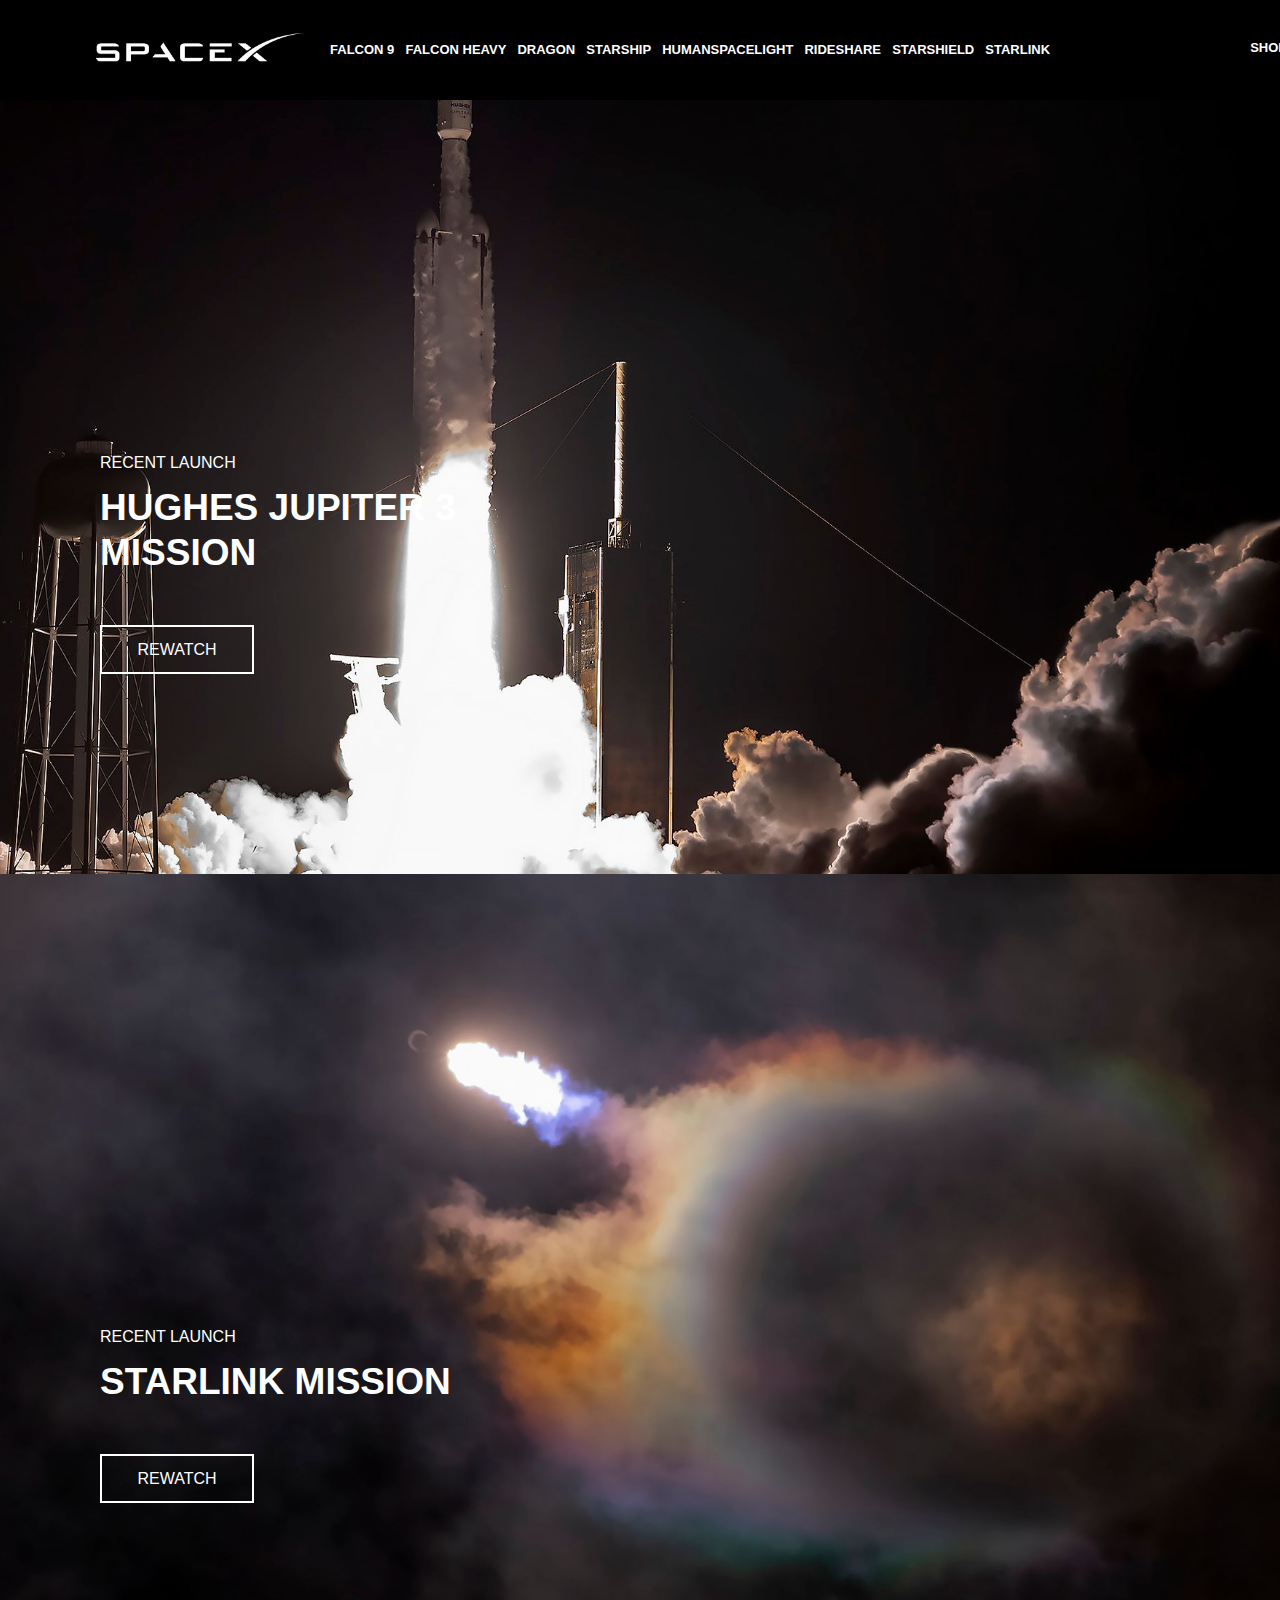
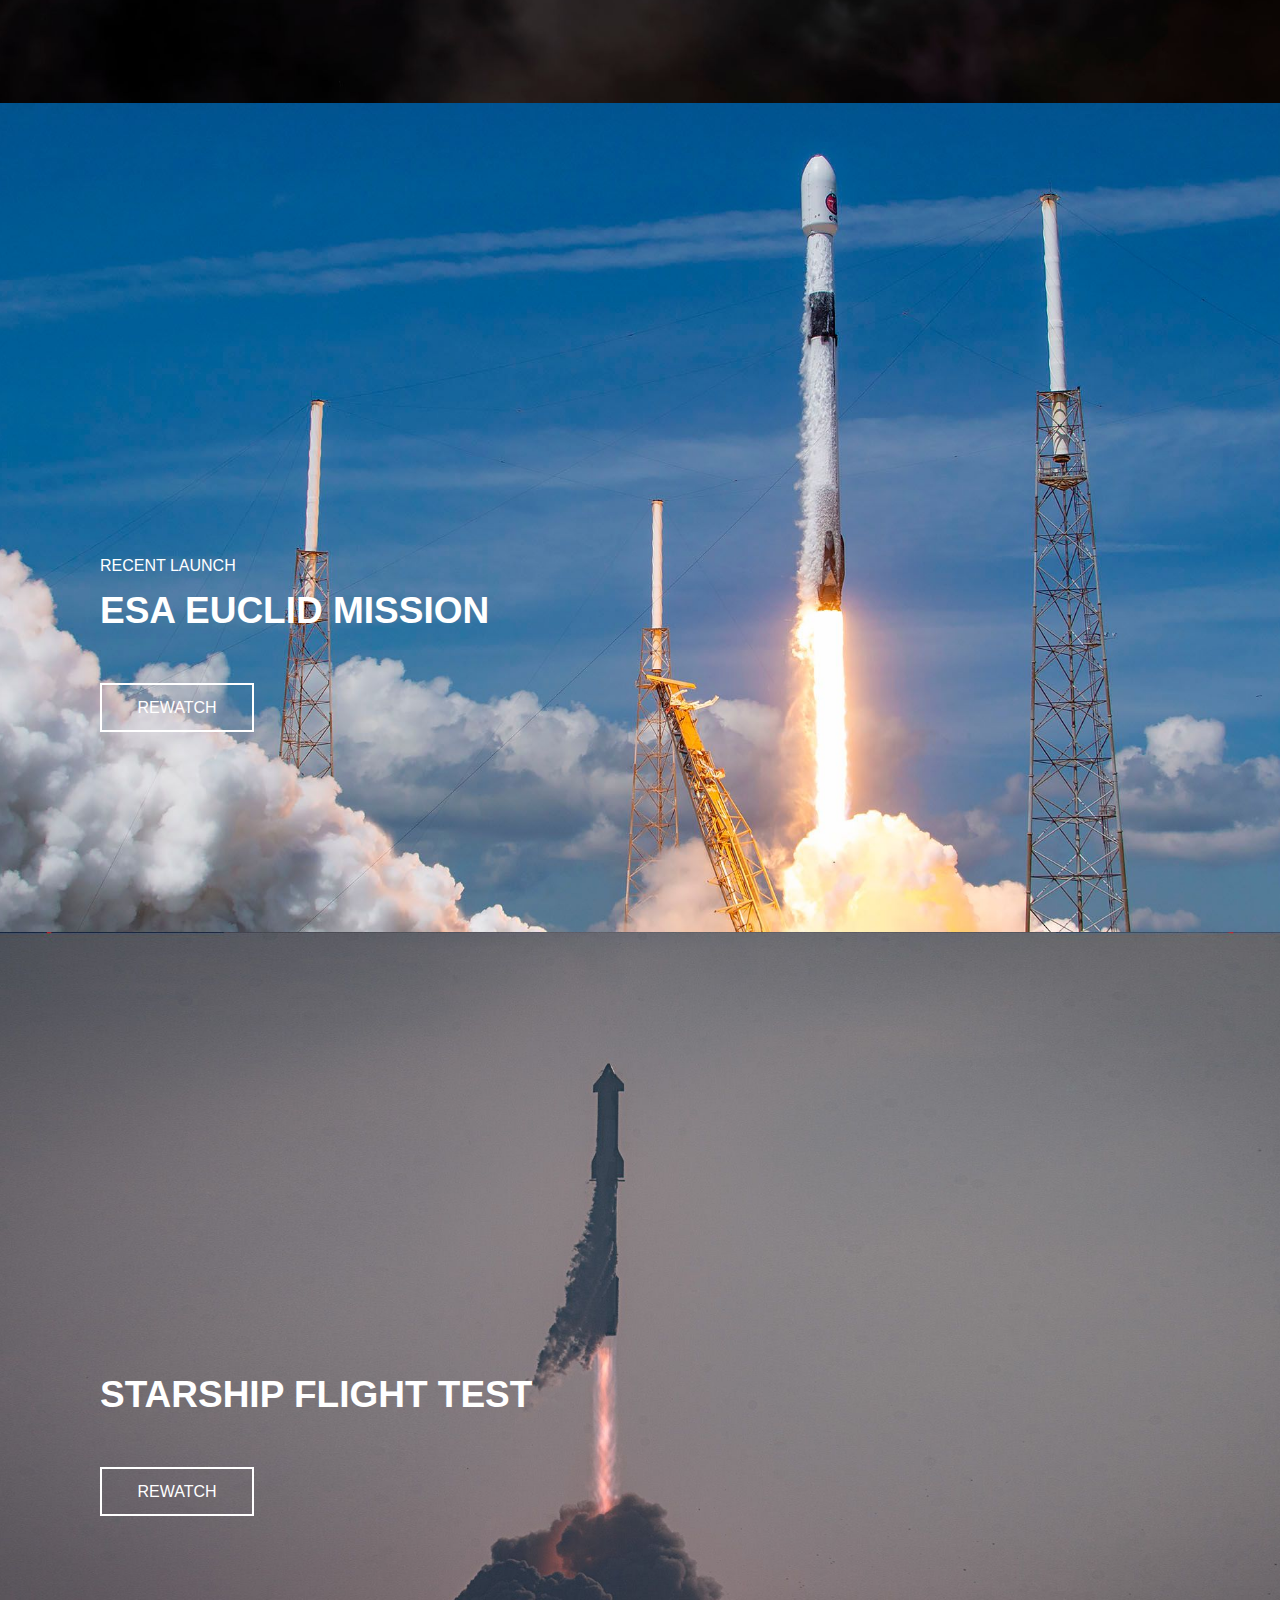
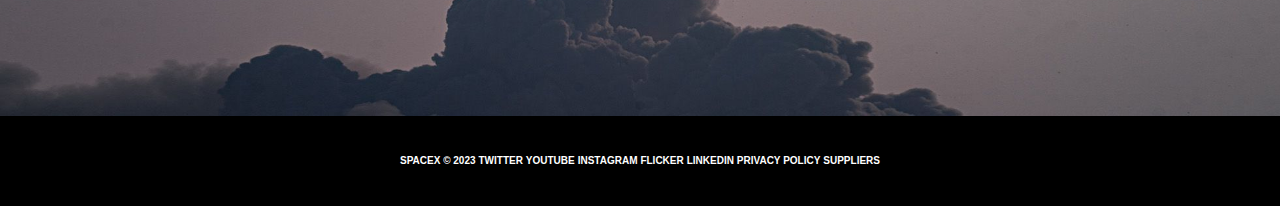
<file: spacex/index.html>
<!DOCTYPE html>
<html lang="en">
    <head>
        <meta charset="UTF-8">
        <meta name="viewport" content="width=device-width, initial-scale=1.0">
        <title>SpaceX</title>
        <link rel="stylesheet" href="style.css">
        <link rel="icon" href="images/icon.jpg">
    </head>
    <body>

        <div class="navbar">
            <div class="navelement1">
                <img src="images/logo.jpg" alt="logo h " id="logo">
            </div>
            <div class="navelement2">
                <div class="navelement1part">FALCON 9</div>
                <div class="navelement1part">FALCON HEAVY</div>
                <div class="navelement1part">DRAGON</div>
                <div class="navelement1part">STARSHIP</div>
                <div class="navelement1part">HUMANSPACELIGHT</div>
                <div class="navelement1part">RIDESHARE</div>
                <div class="navelement1part">STARSHIELD</div>
                <div class="navelement1part">STARLINK</div>
            </div>
            <div class="navelement3">
                <div class="navelement1part">SHOP</div>
                <div class="dropdown">
                    <svg xmlns="http://www.w3.org/2000/svg" fill="white"
                        viewBox="0 0 24 24" stroke-width="1.5"
                        stroke="currentColor" class="w-6 h-6">
                        <path stroke-linecap="round" stroke-linejoin="round"
                            d="M3.75 6.75h16.5M3.75 12h16.5m-16.5 5.25h16.5" />
                    </svg>
                    <div class="dropdown-content">
                        <a href="#">MISSION</a>
                        <a href="#">LAUNCHES</a>
                        <a href="#">CAREERS</a>
                        <a href="#">UPDATES</a>
                        <a href="#">SHOP</a>
                    </div>

                </div>
            </div>
        </div>
        <div class="box">
            <div class="firstimg firstimgedit">
                <div class="imgtxt">
                    <div class="RECENT">RECENT LAUNCH</div>
                    <h1> HUGHES JUPITER 3 </h1>
                    <h1>MISSION</h1>
                    <a href="first.html" class="button">REWATCH</a>
                </div>
            </div>
            <div class="secondimg secondimgedit">
                <div class="imgtxt">
                    <div class="RECENT">RECENT LAUNCH</div>
                    <h1> STARLINK MISSION </h1>

                    <a href="second.html" class="button">REWATCH</a>
                </div>
            </div>
            <div class="thirdimg thirdimgedit">
                <div class="imgtxt">
                    <div class="RECENT">RECENT LAUNCH</div>
                    <h1> ESA EUCLID MISSION</h1>

                    <a href="third.html" class="button">REWATCH</a>
                </div>
            </div>
            <div class="lastimg lastimgedit">
                <div class="imgtxt">

                    <h1> STARSHIP FLIGHT TEST</h1>

                    <a href="last.html" class="button">REWATCH</a>
                </div>
            </div>
        </div>
        <footer>

            <div>SPACEX &#169; 2023</div>

            <a href="https://twitter.com/spacex" target="_blank"
                class="footelement">TWITTER</a>
            <a href="https://www.youtube.com/spacex" target="_blank"
                class="footelement">YOUTUBE</a>
            <a href="https://www.instagram.com/spacex/" target="_blank"
                class="footelement">INSTAGRAM</a>
            <a href="https://www.flickr.com/photos/spacex" target="_blank"
                class="footelement">FLICKER</a>
            <a href="https://www.linkedin.com/company/spacex" target="_blank"
                class="footelement">LINKEDIN</a>
            <a href="https://www.spacex.com/media/privacy_policy_spacex.pdf"
                target="_blank" class="footelement">PRIVACY POLICY</a>
            <a href="https://www.spacex.com/supplier/" class="footelement">SUPPLIERS</a>

        </footer>
    </body>
</html>
</file>
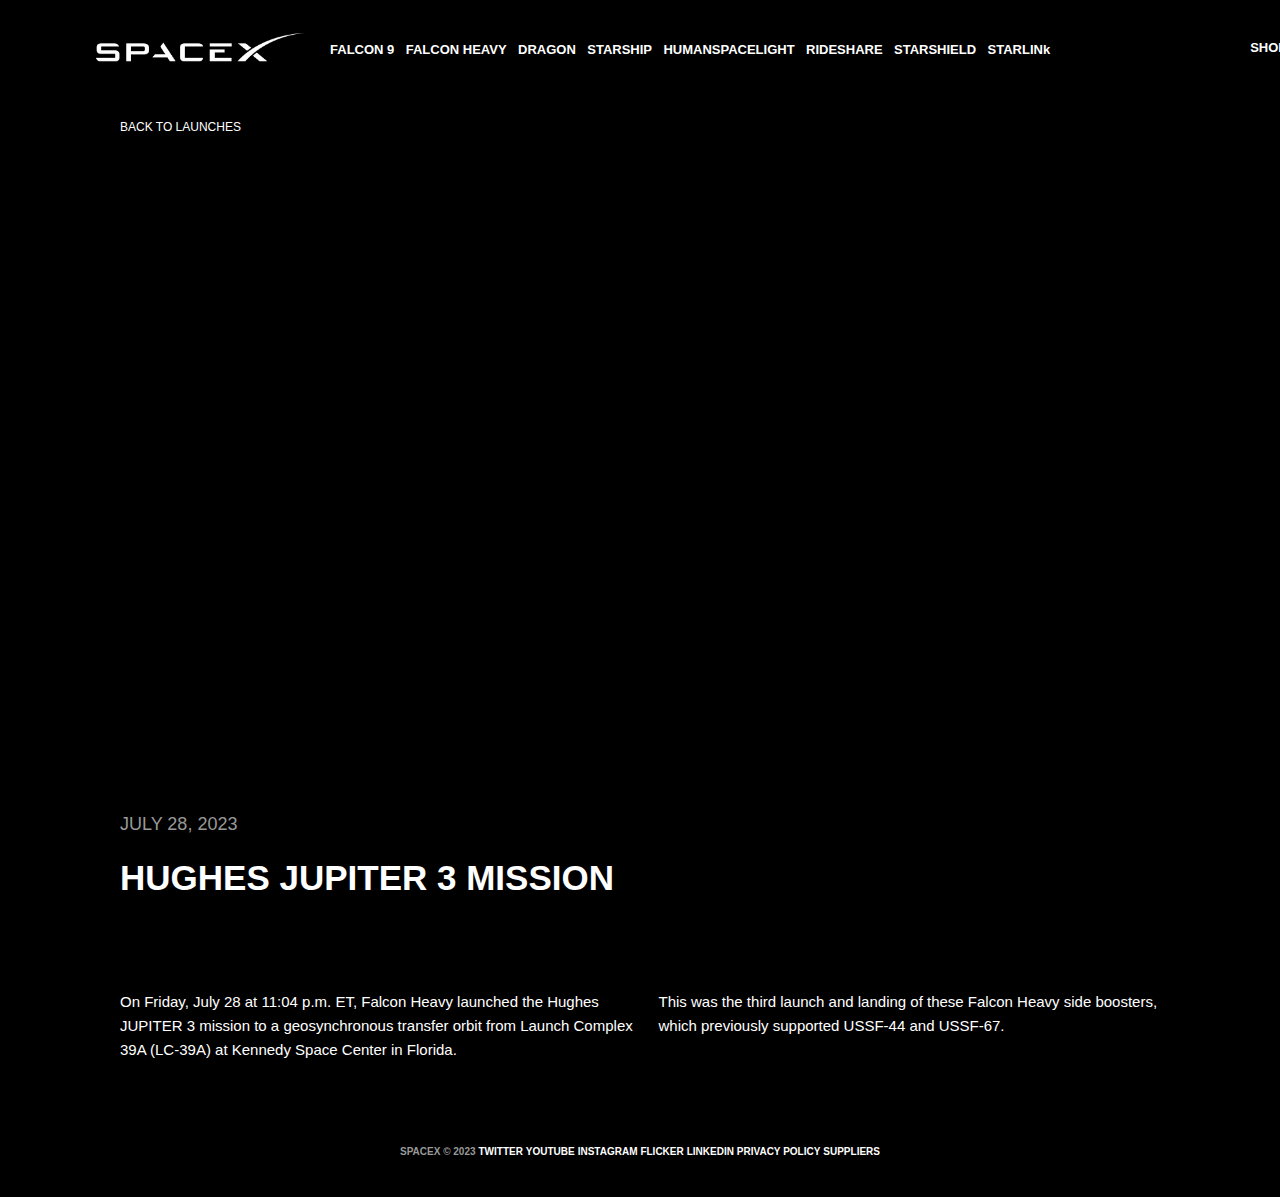
<file: spacex/first.html>
<!DOCTYPE html>
<html lang="en">
    <head>
        <meta charset="UTF-8">
        <meta name="viewport" content="width=device-width, initial-scale=1.0">
        <title>-SpaceX-Launches</title>
        <link rel="stylesheet" href="first.css">
        <link rel="icon" href="images/icon.jpg">
    </head>
    <body>
        <div class="navbar">
            <div class="navelement1">
                <img src="images/logo.jpg" alt="logo h " id="logo">
            </div>
            <div class="navelement2">
                <div class="navelement1part">FALCON 9</div>
                <div class="navelement1part">FALCON HEAVY</div>
                <div class="navelement1part">DRAGON</div>
                <div class="navelement1part">STARSHIP</div>
                <div class="navelement1part">HUMANSPACELIGHT</div>
                <div class="navelement1part">RIDESHARE</div>
                <div class="navelement1part">STARSHIELD</div>
                <div class="navelement1part">STARLINk</div>
            </div>
            <div class="navelement3">
                <div class="navelement1part">SHOP</div>
                <div>
                    <svg xmlns="http://www.w3.org/2000/svg" fill="white"
                        viewBox="0 0 24 24" stroke-width="1.5"
                        stroke="currentColor" class="w-6 h-6">
                        <path stroke-linecap="round" stroke-linejoin="round"
                            d="M3.75 6.75h16.5M3.75 12h16.5m-16.5 5.25h16.5" />
                    </svg>

                </div>
            </div>
        </div>
        <div>
            <a href="index.html" class="launch">
BACK TO LAUNCHES</a>
        </div>

        <iframe src="https://www.youtube.com/embed/5ixbPMe6684" frameborder="0"></iframe>
        <div class="main">
            <div class="date">JULY 28, 2023</div>
            <h1>HUGHES JUPITER 3 MISSION</h1>
            <div class="inside">
                <div class="box">On Friday, July 28 at 11:04 p.m. ET, Falcon Heavy launched
                    the
                    Hughes JUPITER 3 mission to a geosynchronous transfer orbit
                    from
                    Launch Complex 39A (LC-39A) at Kennedy Space Center in
                    Florida.</div>
                <div class="box box2">This was the third launch and landing of these Falcon Heavy
                    side boosters, which previously supported USSF-44 and
                    USSF-67.</div>
            </div>
        </div>
        <footer>

            <div class="copy">SPACEX &#169; 2023</div>

            <a href="https://twitter.com/spacex" target="_blank"
                class="footelement">TWITTER</a>
            <a href="https://www.youtube.com/spacex" target="_blank"
                class="footelement">YOUTUBE</a>
            <a href="https://www.instagram.com/spacex/" target="_blank"
                class="footelement">INSTAGRAM</a>
            <a href="https://www.flickr.com/photos/spacex" target="_blank"
                class="footelement">FLICKER</a>
            <a href="https://www.linkedin.com/company/spacex" target="_blank"
                class="footelement">LINKEDIN</a>
            <a href="https://www.spacex.com/media/privacy_policy_spacex.pdf"
                target="_blank" class="footelement">PRIVACY POLICY</a>
            <a href="https://www.spacex.com/supplier/" class="footelement">SUPPLIERS</a>

        </footer>
    </body>
</html>
</file>
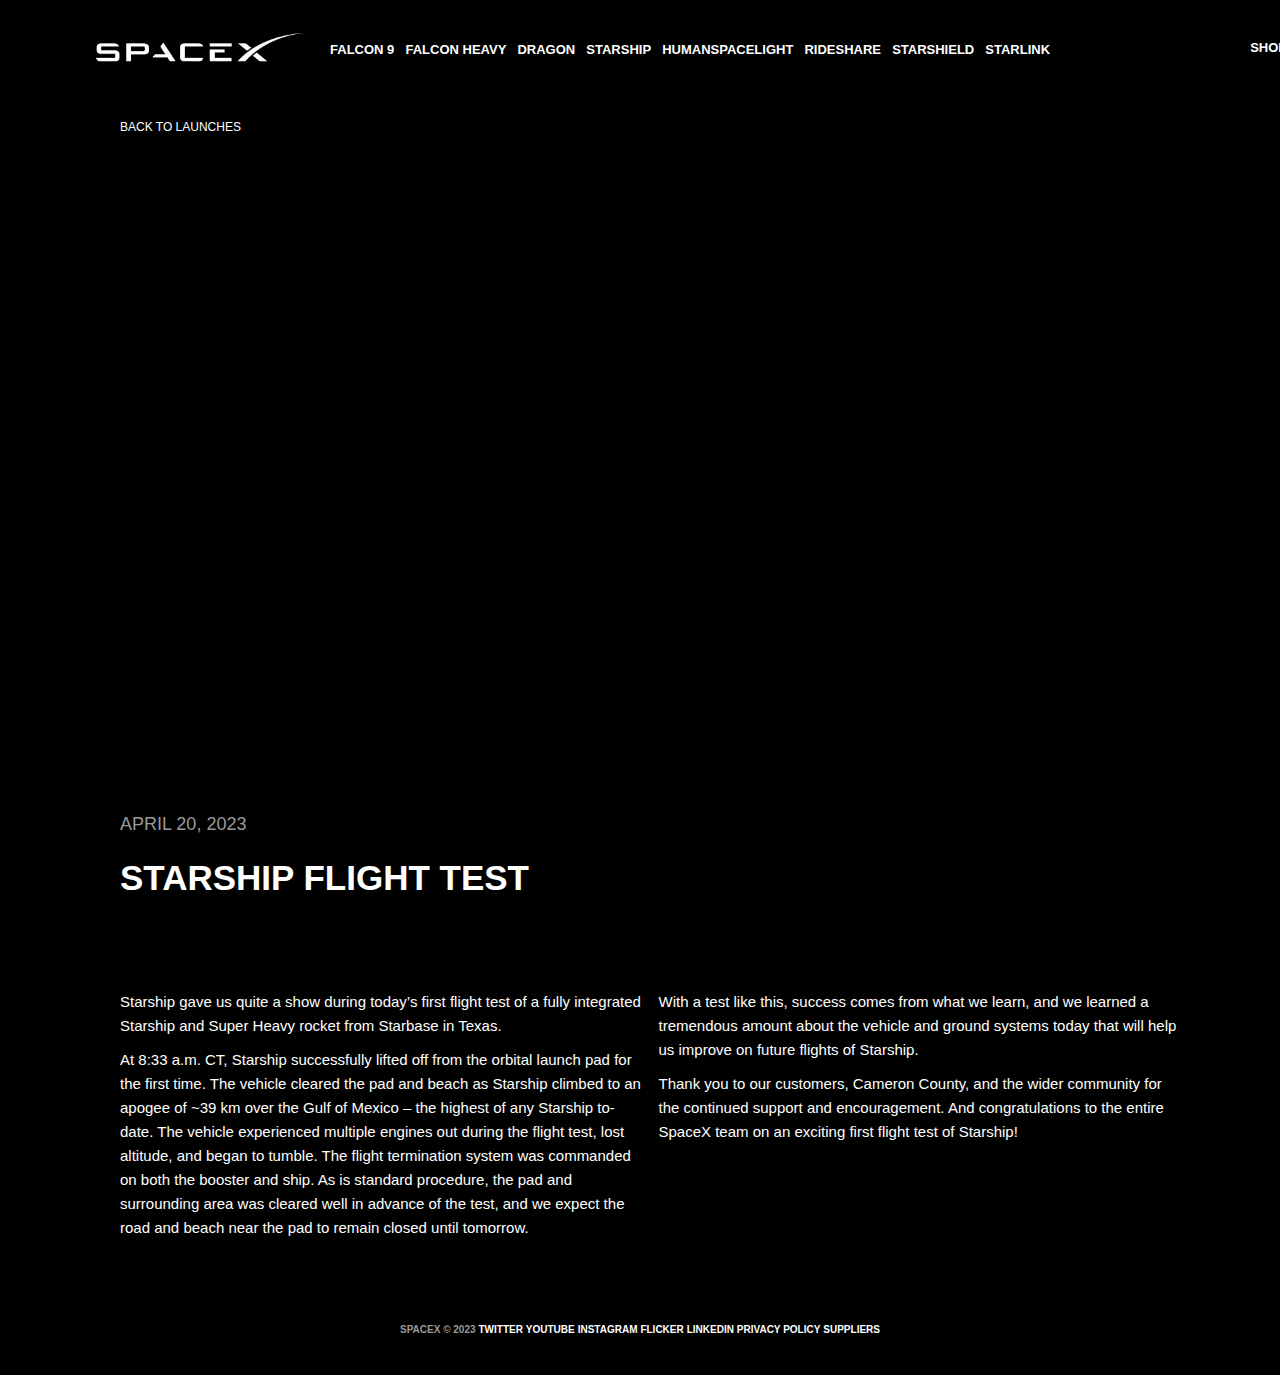
<file: spacex/last.html>
<!DOCTYPE html>
<html lang="en">
    <head>
        <meta charset="UTF-8">
        <meta name="viewport" content="width=device-width, initial-scale=1.0">
        <title>-SpaceX-Launches</title>
        <link rel="stylesheet" href="first.css">
        <link rel="icon" href="images/icon.jpg">
    </head>
    <body>
        <div class="navbar">
            <div class="navelement1">
                <img src="images/logo.jpg" alt="logo h " id="logo">
            </div>
            <div class="navelement2">
                <div class="navelement1part">FALCON 9</div>
                <div class="navelement1part">FALCON HEAVY</div>
                <div class="navelement1part">DRAGON</div>
                <div class="navelement1part">STARSHIP</div>
                <div class="navelement1part">HUMANSPACELIGHT</div>
                <div class="navelement1part">RIDESHARE</div>
                <div class="navelement1part">STARSHIELD</div>
                <div class="navelement1part">STARLINK</div>
            </div>
            <div class="navelement3">
                <div class="navelement1part">SHOP</div>
                <div>
                    <svg xmlns="http://www.w3.org/2000/svg" fill="white"
                        viewBox="0 0 24 24" stroke-width="1.5"
                        stroke="currentColor" class="w-6 h-6">
                        <path stroke-linecap="round" stroke-linejoin="round"
                            d="M3.75 6.75h16.5M3.75 12h16.5m-16.5 5.25h16.5" />
                    </svg>

                </div>
            </div>
        </div>
        <div>
            <a href="index.html" class="launch">BACK TO LAUNCHES</a>
        </div>

        <iframe src="https://www.youtube.com/embed/-1wcilQ58hI"
            frameborder="0"></iframe>
        <div class="main">
            <div class="date">APRIL 20, 2023</div>
            <h1>STARSHIP FLIGHT TEST</h1>
            <div class="inside">
                <div class="box"><div>Starship gave us quite a show during today’s
                    first flight test of a fully integrated Starship and Super
                    Heavy rocket from Starbase in Texas.
                    </div>
                    <div class="boxitem">
                    At 8:33 a.m. CT, Starship successfully lifted off from the
                    orbital launch pad for the first time. The vehicle cleared
                    the pad and beach as Starship climbed to an apogee of ~39 km
                    over the Gulf of Mexico – the highest of any Starship
                    to-date. The vehicle experienced multiple engines out during
                    the flight test, lost altitude, and began to tumble. The
                    flight termination system was commanded on both the booster
                    and ship. As is standard procedure, the pad and surrounding
                    area was cleared well in advance of the test, and we expect
                    the road and beach near the pad to remain closed until
                    tomorrow.
                </div></div>
                <div class="box  box2"><div> With a test like this, success comes from what
                    we learn, and we learned a tremendous amount about the
                    vehicle and ground systems today that will help us improve
                    on future flights of Starship.
                    </div>
                    <div class="boxitem">
                    Thank you to our customers, Cameron County, and the wider
                    community for the continued support and encouragement. And
                    congratulations to the entire SpaceX team on an exciting
                    first flight test of Starship!
</div>
                </div>
            </div>
        </div>
        <footer>

            <div class="copy">SPACEX &#169; 2023</div>

            <a href="https://twitter.com/spacex" target="_blank"
                class="footelement">TWITTER</a>
            <a href="https://www.youtube.com/spacex" target="_blank"
                class="footelement">YOUTUBE</a>
            <a href="https://www.instagram.com/spacex/" target="_blank"
                class="footelement">INSTAGRAM</a>
            <a href="https://www.flickr.com/photos/spacex" target="_blank"
                class="footelement">FLICKER</a>
            <a href="https://www.linkedin.com/company/spacex" target="_blank"
                class="footelement">LINKEDIN</a>
            <a href="https://www.spacex.com/media/privacy_policy_spacex.pdf"
                target="_blank" class="footelement">PRIVACY POLICY</a>
            <a href="https://www.spacex.com/supplier/" class="footelement">SUPPLIERS</a>

        </footer>
    </body>
</html>
</file>
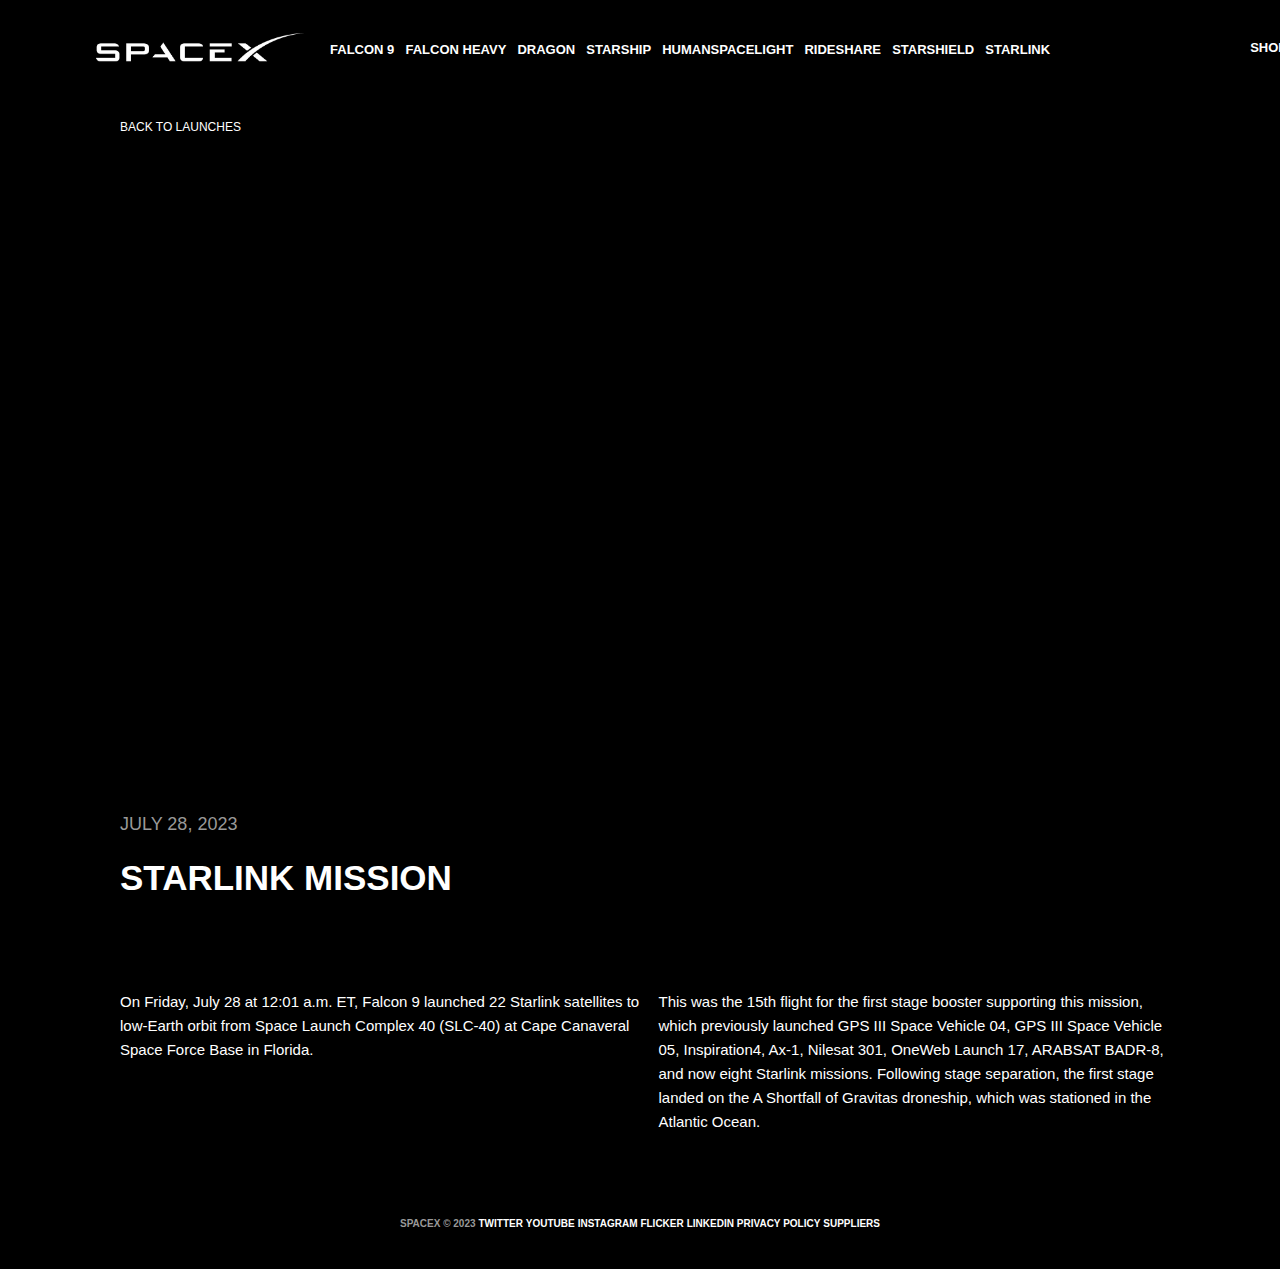
<file: spacex/second.html>
<!DOCTYPE html>
<html lang="en">
    <head>
        <meta charset="UTF-8">
        <meta name="viewport" content="width=device-width, initial-scale=1.0">
        <title>-SpaceX-Launches</title>
        <link rel="stylesheet" href="first.css">
        <link rel="icon" href="images/icon.jpg">
    </head>
    <body>
        <div class="navbar">
            <div class="navelement1">
                <img src="images/logo.jpg" alt="logo h " id="logo">
            </div>
            <div class="navelement2">
                <div class="navelement1part">FALCON 9</div>
                <div class="navelement1part">FALCON HEAVY</div>
                <div class="navelement1part">DRAGON</div>
                <div class="navelement1part">STARSHIP</div>
                <div class="navelement1part">HUMANSPACELIGHT</div>
                <div class="navelement1part">RIDESHARE</div>
                <div class="navelement1part">STARSHIELD</div>
                <div class="navelement1part">STARLINK</div>
            </div>
            <div class="navelement3">
                <div class="navelement1part">SHOP</div>
                <div>
                    <svg xmlns="http://www.w3.org/2000/svg" fill="white"
                        viewBox="0 0 24 24" stroke-width="1.5"
                        stroke="currentColor" class="w-6 h-6">
                        <path stroke-linecap="round" stroke-linejoin="round"
                            d="M3.75 6.75h16.5M3.75 12h16.5m-16.5 5.25h16.5" />
                    </svg>

                </div>
            </div>
        </div>
        <div>
            <a href="index.html" class="launch">BACK TO LAUNCHES</a>
        </div>

        <iframe src="https://www.youtube.com/embed/gdSHi5Js104"
            frameborder="0"></iframe>
        <div class="main">
            <div class="date">JULY 28, 2023</div>
            <h1>STARLINK MISSION</h1>
            <div class="inside">
                <div class="box">On Friday, July 28 at 12:01 a.m. ET, Falcon 9 launched 22
                    Starlink satellites to low-Earth orbit from Space Launch
                    Complex 40 (SLC-40) at Cape Canaveral Space Force Base in
                    Florida.</div>
                <div class="box box2">This was the 15th flight for the first stage booster
                    supporting this mission, which previously launched GPS III
                    Space Vehicle 04, GPS III Space Vehicle 05, Inspiration4,
                    Ax-1, Nilesat 301, OneWeb Launch 17, ARABSAT BADR-8, and now
                    eight Starlink missions. Following stage separation, the
                    first stage landed on the A Shortfall of Gravitas droneship,
                    which was stationed in the Atlantic Ocean.

                    </div>
            </div>
        </div>
        <footer>

            <div class="copy">SPACEX &#169; 2023</div>

            <a href="https://twitter.com/spacex" target="_blank"
                class="footelement">TWITTER</a>
            <a href="https://www.youtube.com/spacex" target="_blank"
                class="footelement">YOUTUBE</a>
            <a href="https://www.instagram.com/spacex/" target="_blank"
                class="footelement">INSTAGRAM</a>
            <a href="https://www.flickr.com/photos/spacex" target="_blank"
                class="footelement">FLICKER</a>
            <a href="https://www.linkedin.com/company/spacex" target="_blank"
                class="footelement">LINKEDIN</a>
            <a href="https://www.spacex.com/media/privacy_policy_spacex.pdf"
                target="_blank" class="footelement">PRIVACY POLICY</a>
            <a href="https://www.spacex.com/supplier/" class="footelement">SUPPLIERS</a>

        </footer>
    </body>
</html>
</file>
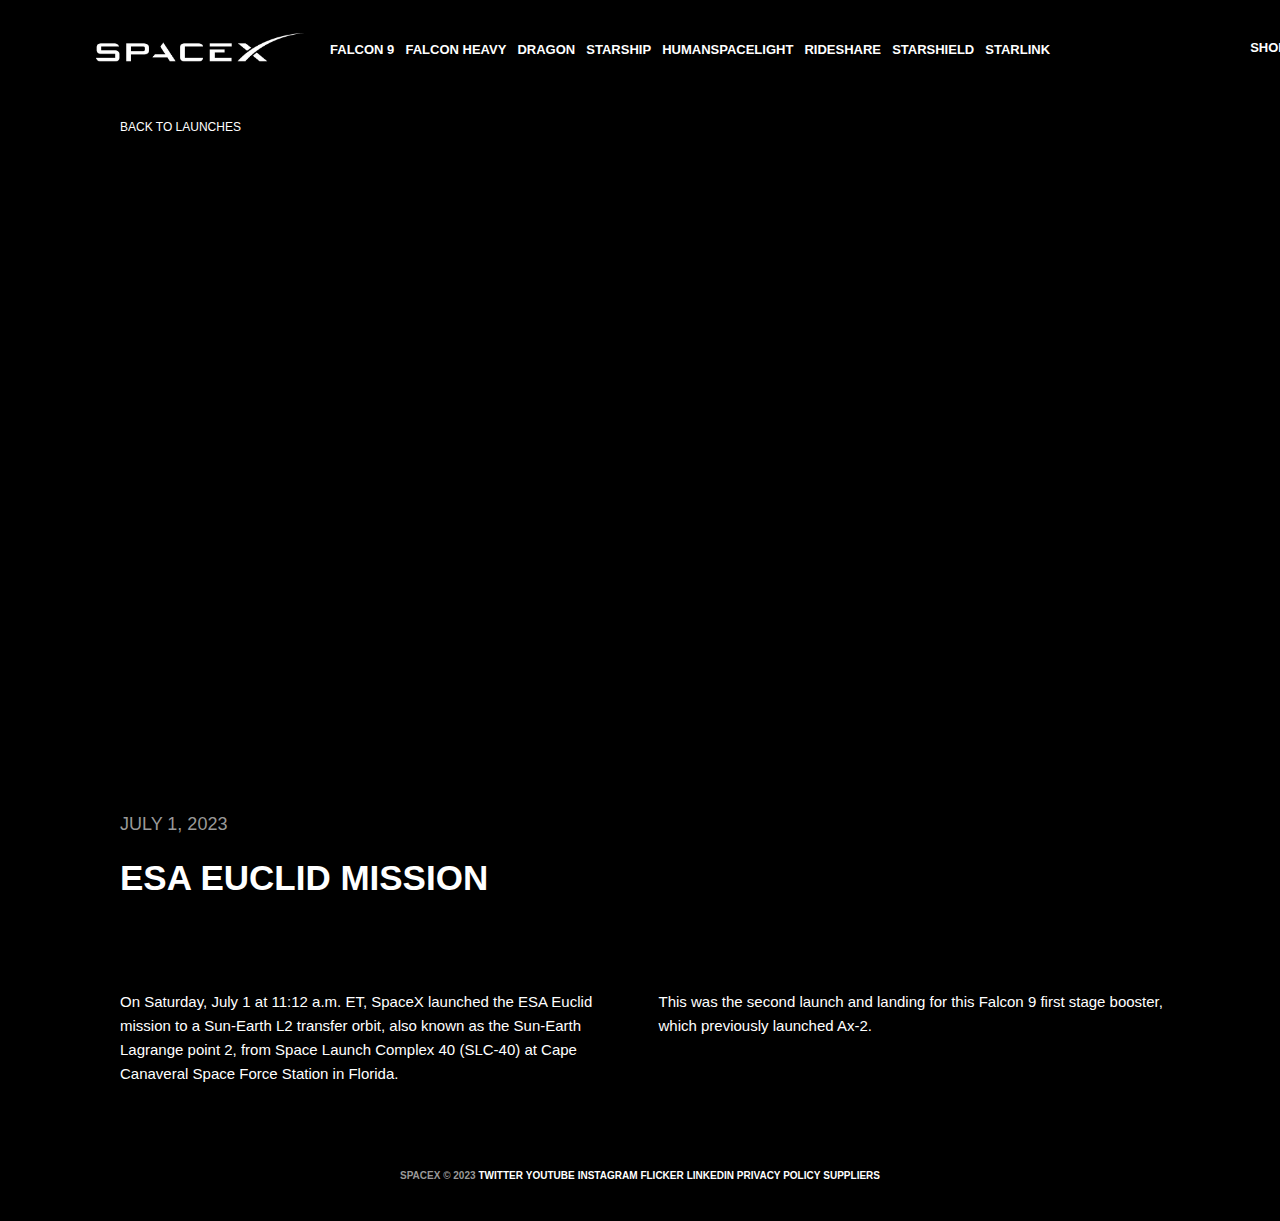
<file: spacex/third.html>
<!DOCTYPE html>
<html lang="en">
    <head>
        <meta charset="UTF-8">
        <meta name="viewport" content="width=device-width, initial-scale=1.0">
        <title>-SpaceX-Launches</title>
        <link rel="stylesheet" href="first.css">
        <link rel="icon" href="images/icon.jpg">
    </head>
    <body>
        <div class="navbar">
            <div class="navelement1">
                <img src="images/logo.jpg" alt="logo h " id="logo">
            </div>
            <div class="navelement2">
                <div class="navelement1part">FALCON 9</div>
                <div class="navelement1part">FALCON HEAVY</div>
                <div class="navelement1part">DRAGON</div>
                <div class="navelement1part">STARSHIP</div>
                <div class="navelement1part">HUMANSPACELIGHT</div>
                <div class="navelement1part">RIDESHARE</div>
                <div class="navelement1part">STARSHIELD</div>
                <div class="navelement1part">STARLINK</div>
            </div>
            <div class="navelement3">
                <div class="navelement1part">SHOP</div>
                <div>
                    <svg xmlns="http://www.w3.org/2000/svg" fill="white"
                        viewBox="0 0 24 24" stroke-width="1.5"
                        stroke="currentColor" class="w-6 h-6">
                        <path stroke-linecap="round" stroke-linejoin="round"
                            d="M3.75 6.75h16.5M3.75 12h16.5m-16.5 5.25h16.5" />
                    </svg>

                </div>
            </div>
        </div>
        <div>
            <a href="index.html" class="launch">BACK TO LAUNCHES</a>
        </div>

        <iframe src="https://www.youtube.com/embed/NIwvwYVUuxg"
            frameborder="0"></iframe>
        <div class="main">
            <div class="date">JULY 1, 2023</div>
            <h1>ESA EUCLID MISSION</h1>
            <div class="inside">
                <div class="box">On Saturday, July 1 at 11:12 a.m. ET, SpaceX
                    launched the ESA Euclid mission to a Sun-Earth L2 transfer
                    orbit, also known as the Sun-Earth Lagrange point 2, from
                    Space Launch Complex 40 (SLC-40) at Cape Canaveral Space
                    Force Station in Florida.</div>
                <div class="box  box2">This was the second launch and landing for this
                    Falcon 9 first stage booster, which previously launched
                    Ax-2.

                </div>
            </div>
        </div>
        <footer>

            <div class="copy">SPACEX &#169; 2023</div>

            <a href="https://twitter.com/spacex" target="_blank"
                class="footelement">TWITTER</a>
            <a href="https://www.youtube.com/spacex" target="_blank"
                class="footelement">YOUTUBE</a>
            <a href="https://www.instagram.com/spacex/" target="_blank"
                class="footelement">INSTAGRAM</a>
            <a href="https://www.flickr.com/photos/spacex" target="_blank"
                class="footelement">FLICKER</a>
            <a href="https://www.linkedin.com/company/spacex" target="_blank"
                class="footelement">LINKEDIN</a>
            <a href="https://www.spacex.com/media/privacy_policy_spacex.pdf"
                target="_blank" class="footelement">PRIVACY POLICY</a>
            <a href="https://www.spacex.com/supplier/" class="footelement">SUPPLIERS</a>

        </footer>
    </body>
</html>
</file>
<file: spacex/style.css>
*{
    margin: 0;
}
body {
    font: 16px/24px Arial, Verdana, sans-serif;
    font-weight: 400;
    font-style: normal;
}
.navbar{
    background-color: black;
    height: 100px;
    color: white;
    display: flex;
    padding-left: 60px;
    position: fixed;
    z-index: 10;
    align-items: center;
    width: 100%;
}
#logo{
    width: 230px;
    height: 50px;
}
.navelement1{
    width: 300px;
    display: flex;
    justify-content: center;
}
.navelement2{
    width: 800px; 
    font-size: 13px;
    font-weight: bold;  
    display: flex;
    justify-content: space-between;
}

.navelement1part:hover{
    text-decoration: underline;
}
.navelement3 {
/* width: 360px; */
margin-left: 200px;

font-size: 13px;
    font-weight: bold;
display: flex;
    justify-content: end;
}
.dropdown-content{
    display: none;
}
.dropdown-content a{
    display:flex;
    flex-direction: column;
    justify-content: space-evenly;



    text-decoration: none;
    color: white;
    font-size: 15px;

}
.dropdown:hover .dropdown-content {
    display: block;
}
svg{
    height: 20px;
    width: 23px;
    margin-left: 30px;
}
.box{
    display: flex;
    flex-direction: column;
}
.firstimg{
    
    background-image: url("images/first.jpg");
    position: relative;
    background-position: center center;
    background-repeat: no-repeat;
    background-size: cover;
    display: block;
    width: 100%;
    margin: 0;
    height: 100%;
    padding: 0;
   
}
.secondimg {

    background-image: url("images/second.jpg");
    position: relative;
    background-position: center center;
    background-repeat: no-repeat;
    background-size: cover;
    display: block;
    width: 100%;
    margin: 0;
    height: 100%;
    padding: 0;

}
.thirdimg {

    background-image: url("images/third.jpg");
    position: relative;
    background-position: center center;
    background-repeat: no-repeat;
    background-size: cover;
    display: block;
    width: 100%;
    margin: 0;
    height: 100%;
    padding: 0;

}
.lastimg {

    background-image: url("images/last.jpg");
    position: relative;
    background-position: center center;
    background-repeat: no-repeat;
    background-size: cover;
    display: block;
    width: 100%;
    margin: 0;
    height: 100%;
    padding: 0;

}
.imgtxt{
    margin-top: 440px;
    margin-left: 100px;
    margin-bottom: 200px;
    display: flex;
    flex-direction: column;
    line-height: 45px;
    color: white;

}
.recent{
    font-size: 23px;
}
h1{
    font-family: 'D-DIN-Bold', Arial, Verdana, sans-serif;
    font-size: 37px;
 
    /* font-weight: bolder; */
}
.button{
    text-decoration: none;
    margin-top:50px ;
    width: 150px;
    border: white solid 2px;
    display: flex;
    justify-content: center;
    align-items: center;
    color: white;
    
}
.button:hover{
    background-color: white;
    color: black;
}
footer{
    background-color: black;
    color: white;
    display: flex;
    height: 90px;
    justify-content: space-between;
    align-items: center;
   padding-left: 400px;
   padding-right: 400px;
   font-size: 10px;
   font-weight: bold;
}
.footelement{
    text-decoration: none;
    color: white;
}
.footelement:hover{
    color: #999;

}
</file>
<file: spacex/first.css>
* {
    margin: 0;
}

body {
    font: 16px/24px Arial, Verdana, sans-serif;
    font-weight: 400;
    font-style: normal;
    background-color: black
   
}

.navbar {
    background-color: black;
    height: 100px;
    color: white;
    display: flex;
    padding-left: 60px;
    position: fixed;
    z-index: 10;
    align-items: center;
    width: 100%;
}

#logo {
    width: 230px;
    height: 50px;
}

.navelement1 {
    width: 300px;
    display: flex;
    justify-content: center;
}

.navelement2 {
    width: 800px;
    font-size: 13px;
    font-weight: bold;
    display: flex;
    justify-content: space-between;
}

.navelement1part:hover {
    text-decoration: underline;
}

.navelement3 {
    /* width: 360px; */
    margin-left: 200px;

    font-size: 13px;
    font-weight: bold;
    display: flex;
    justify-content: end;
}

svg {
    height: 20px;
    width: 23px;
    margin-left: 30px;
}
.launch{
    color: white;
    position: absolute;
    margin-top: 115px;
    margin-left: 120px;
    font-size: 12px;
    text-decoration: none;

}  
iframe{
    margin-left: 120px;
    margin-top: 145px;
    margin-bottom: 60px;
    width: 1300px;
    height: 600px;
}
.main{
    margin-left: 120px;
    color: white;
    display: flex;
    flex-direction: column;
    justify-content: space-between;
    font-size: 15px;
    margin-bottom: 45px;
}
.date{
    color: #999;
    font-size: 18px;
}
.inside{    
    display: flex;
    
    justify-content: space-between;
    margin-top: 100px;
    margin-right: 100px;
    font-size: 15px;
    
}
h1{
    margin-top: 30px;
    font-weight: bolder;
        font-size: 35px;
}
footer {
    background-color: black;
    color: white;
    display: flex;
    height: 90px;
    justify-content: space-between;
    align-items: center;
    padding-left: 400px;
    padding-right: 400px;
    font-size: 10px;
    font-weight: bold;
}

.footelement {
    text-decoration: none;
    color: white;
}

.footelement:hover {
    color: #999;
}
.copy {
    color: #999;
}
.box{
    width: 50%;
    display: flex;
    flex-direction: column;
    
}
.boxitem {
    margin-top: 10px;
}
.box2{
margin-left: 17px;
}
</file>
